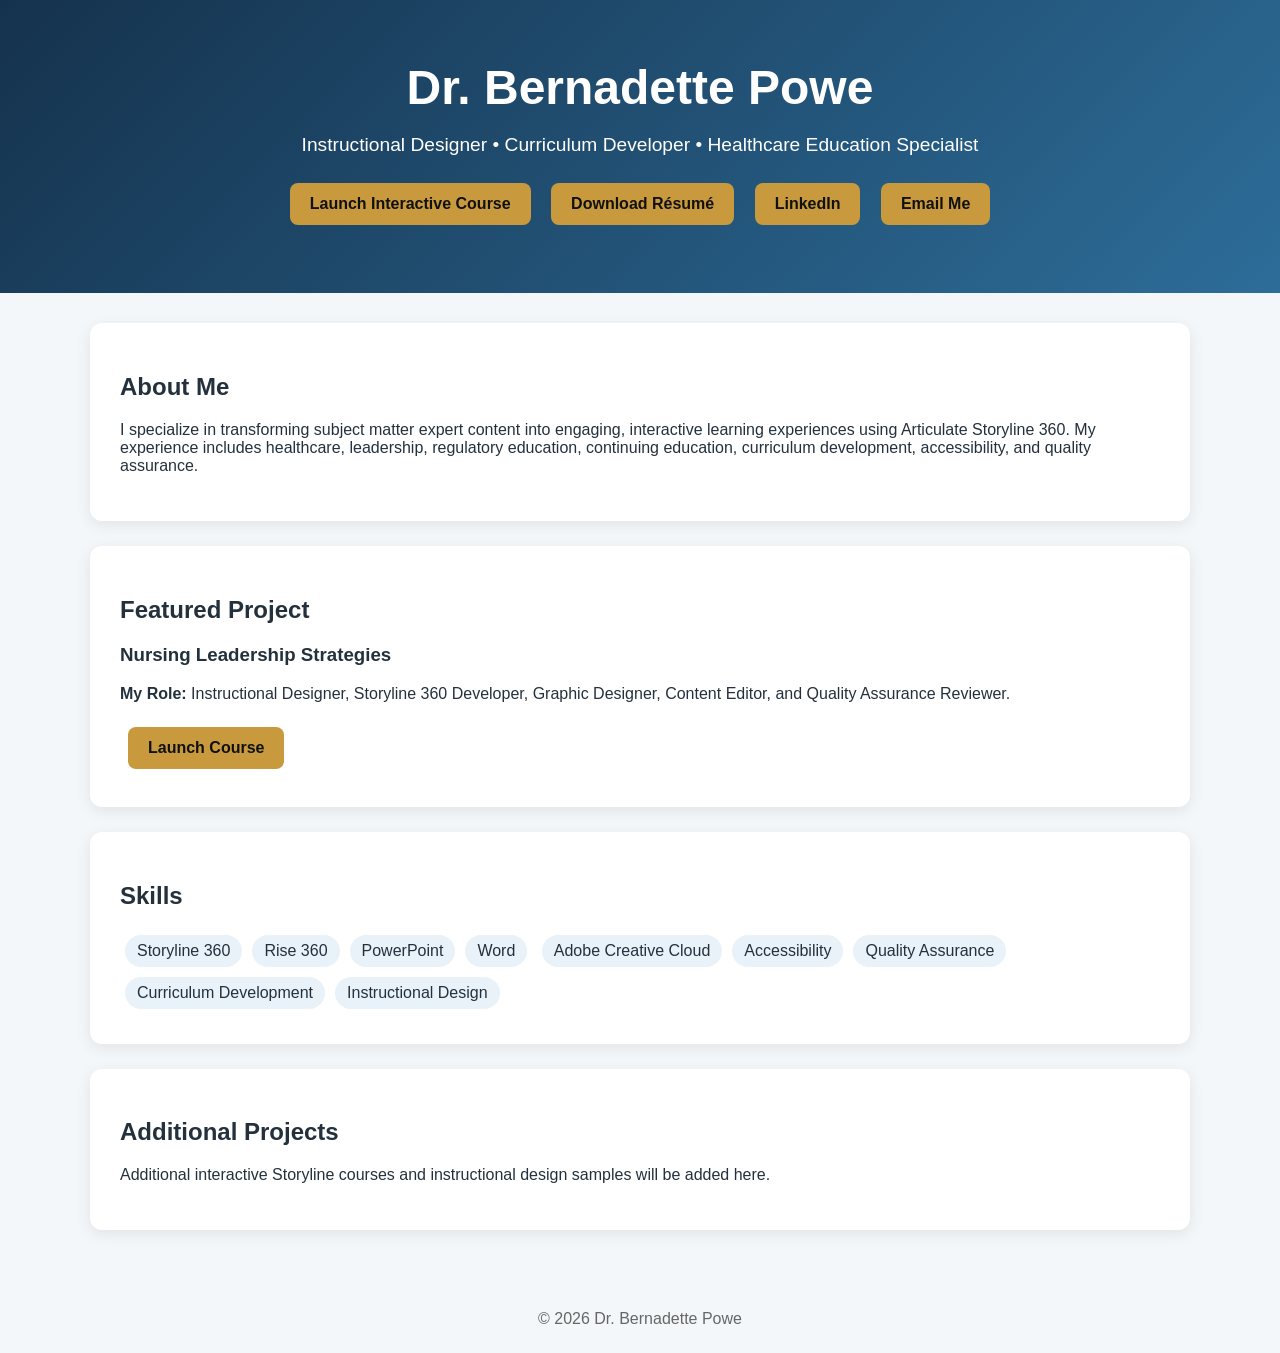
<file: index.html>
<!DOCTYPE html>
<html lang="en">
<head>
<meta charset="UTF-8">
<meta name="viewport" content="width=device-width,initial-scale=1">
<title>Dr. Bernadette Powe | Instructional Design Portfolio</title>
<style>
body{margin:0;font-family:Arial,sans-serif;background:#f4f7fa;color:#24313d}
header{background:linear-gradient(135deg,#15324d,#2d6d99);color:#fff;padding:60px 20px;text-align:center}
header h1{margin:0;font-size:3em}
header p{font-size:1.2em}
.container{max-width:1100px;margin:auto;padding:30px}
.card{background:#fff;border-radius:12px;padding:30px;box-shadow:0 4px 15px rgba(0,0,0,.08);margin-bottom:25px}
.btn{display:inline-block;background:#c89a3d;color:#111;text-decoration:none;padding:12px 20px;border-radius:8px;font-weight:bold;margin:8px}
.skills span{display:inline-block;background:#e8f2f8;border-radius:20px;padding:7px 12px;margin:5px}
footer{text-align:center;padding:25px;color:#666}
</style>
</head>
<body>
<header>
<h1>Dr. Bernadette Powe</h1>
<p>Instructional Designer • Curriculum Developer • Healthcare Education Specialist</p>
<a class="btn" href="story.html">Launch Interactive Course</a>
<a class="btn" href="Bernadette_Powe_Resume.pdf">Download Résumé</a>
<a class="btn" href="https://www.linkedin.com/in/bernadette-powe/" target="_blank">LinkedIn</a>
<a class="btn" href="mailto:bpowe@hotmail.com">Email Me</a>
</header>

<div class="container">
<div class="card">
<h2>About Me</h2>
<p>I specialize in transforming subject matter expert content into engaging, interactive learning experiences using Articulate Storyline 360. My experience includes healthcare, leadership, regulatory education, continuing education, curriculum development, accessibility, and quality assurance.</p>
</div>

<div class="card">
<h2>Featured Project</h2>
<h3>Nursing Leadership Strategies</h3>
<p><strong>My Role:</strong> Instructional Designer, Storyline 360 Developer, Graphic Designer, Content Editor, and Quality Assurance Reviewer.</p>
<a class="btn" href="story.html">Launch Course</a>
</div>

<div class="card">
<h2>Skills</h2>
<div class="skills">
<span>Storyline 360</span><span>Rise 360</span><span>PowerPoint</span><span>Word</span>
<span>Adobe Creative Cloud</span><span>Accessibility</span><span>Quality Assurance</span>
<span>Curriculum Development</span><span>Instructional Design</span>
</div>
</div>

<div class="card">
<h2>Additional Projects</h2>
<p>Additional interactive Storyline courses and instructional design samples will be added here.</p>
</div>
</div>

<footer>© 2026 Dr. Bernadette Powe</footer>
</body>
</html>
</file>
